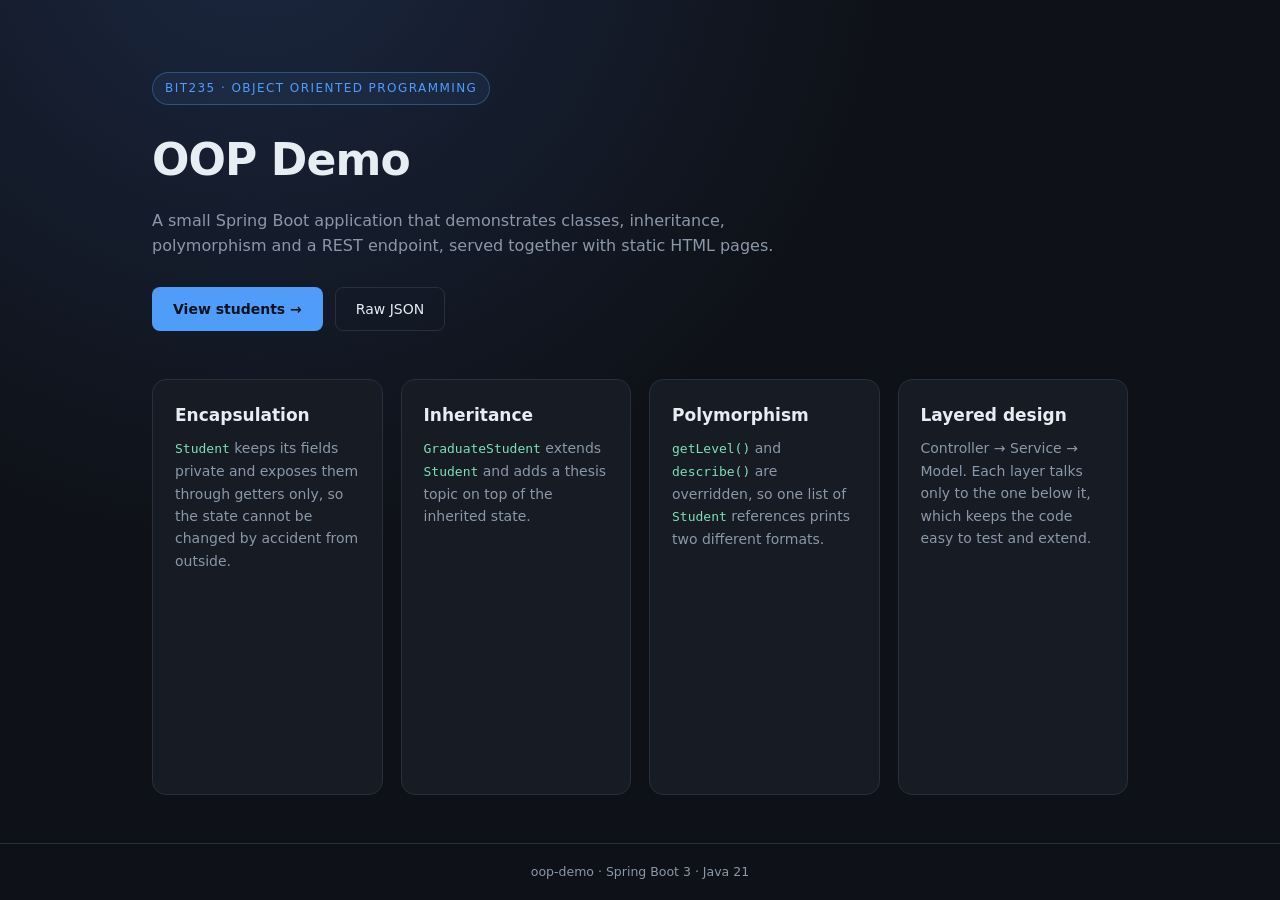
<file: src/main/resources/static/index.html>
<!DOCTYPE html>
<html lang="en">
<head>
    <meta charset="UTF-8">
    <meta name="viewport" content="width=device-width, initial-scale=1.0">
    <title>OOP Demo | Spring Boot</title>
    <link rel="stylesheet" href="style.css">
</head>
<body>
    <header class="hero">
        <span class="badge">BIT235 · Object Oriented Programming</span>
        <h1>OOP Demo</h1>
        <p>A small Spring Boot application that demonstrates classes, inheritance,
           polymorphism and a REST endpoint, served together with static HTML pages.</p>
        <div class="actions">
            <a class="btn primary" href="students.html">View students →</a>
            <a class="btn ghost" href="/api/students" target="_blank">Raw JSON</a>
        </div>
    </header>

    <main class="grid">
        <section class="card">
            <h2>Encapsulation</h2>
            <p><code>Student</code> keeps its fields private and exposes them through
               getters only, so the state cannot be changed by accident from outside.</p>
        </section>
        <section class="card">
            <h2>Inheritance</h2>
            <p><code>GraduateStudent</code> extends <code>Student</code> and adds a thesis
               topic on top of the inherited state.</p>
        </section>
        <section class="card">
            <h2>Polymorphism</h2>
            <p><code>getLevel()</code> and <code>describe()</code> are overridden, so one
               list of <code>Student</code> references prints two different formats.</p>
        </section>
        <section class="card">
            <h2>Layered design</h2>
            <p>Controller → Service → Model. Each layer talks only to the one below it,
               which keeps the code easy to test and extend.</p>
        </section>
    </main>

    <footer>
        <span>oop-demo · Spring Boot 3 · Java 21</span>
    </footer>
</body>
</html>
</file>
<file: src/main/resources/static/style.css>
:root {
    --bg: #0e1117;
    --panel: #161b24;
    --border: #26303f;
    --text: #e6edf3;
    --muted: #8b98a9;
    --accent: #4f9cf9;
}

* {
    box-sizing: border-box;
}

body {
    margin: 0;
    background: radial-gradient(circle at 20% -10%, #1b2740 0%, var(--bg) 45%);
    color: var(--text);
    font-family: "Segoe UI", system-ui, -apple-system, sans-serif;
    line-height: 1.6;
    min-height: 100vh;
    display: flex;
    flex-direction: column;
}

.hero {
    padding: 72px 32px 40px;
    max-width: 1040px;
    margin: 0 auto;
    width: 100%;
}

.hero.compact {
    padding: 56px 32px 24px;
}

.badge {
    display: inline-block;
    font-size: 12px;
    letter-spacing: .12em;
    text-transform: uppercase;
    color: var(--accent);
    border: 1px solid rgba(79, 156, 249, .35);
    background: rgba(79, 156, 249, .08);
    padding: 6px 12px;
    border-radius: 999px;
    margin-bottom: 20px;
}

h1 {
    font-size: 44px;
    margin: 0 0 12px;
    letter-spacing: -.02em;
}

.hero p {
    color: var(--muted);
    max-width: 640px;
    margin: 0;
}

.actions {
    display: flex;
    gap: 12px;
    margin-top: 28px;
}

.btn {
    display: inline-block;
    text-decoration: none;
    padding: 10px 20px;
    border-radius: 8px;
    font-size: 14px;
    border: 1px solid transparent;
    transition: transform .15s ease, background .15s ease;
}

.btn.primary {
    background: var(--accent);
    color: #06121f;
    font-weight: 600;
}

.btn.ghost {
    border-color: var(--border);
    color: var(--text);
}

.btn:hover {
    transform: translateY(-1px);
}

.back {
    color: var(--muted);
    text-decoration: none;
    font-size: 14px;
}

main {
    width: 100%;
    max-width: 1040px;
    margin: 0 auto;
    padding: 8px 32px 48px;
    flex: 1;
}

.grid {
    display: grid;
    grid-template-columns: repeat(auto-fit, minmax(230px, 1fr));
    gap: 18px;
}

.card {
    background: var(--panel);
    border: 1px solid var(--border);
    border-radius: 14px;
    padding: 22px;
}

.card h2 {
    font-size: 17px;
    margin: 0 0 8px;
}

.card p {
    color: var(--muted);
    font-size: 14px;
    margin: 0;
}

code {
    font-family: "Cascadia Code", Consolas, monospace;
    color: #7ee0b8;
    font-size: 13px;
}

.status {
    color: var(--muted);
    font-size: 13px;
    margin: 0 0 16px;
}

.status.error {
    color: #ff7b72;
}

.student .row {
    display: flex;
    justify-content: space-between;
    align-items: center;
    gap: 10px;
}

.tag {
    font-size: 11px;
    text-transform: uppercase;
    letter-spacing: .08em;
    color: var(--muted);
    border: 1px solid var(--border);
    border-radius: 999px;
    padding: 3px 10px;
}

.tag.grad {
    color: #7ee0b8;
    border-color: rgba(126, 224, 184, .4);
}

.meta {
    color: var(--muted);
    font-size: 13px;
    margin: 4px 0 12px !important;
}

.code {
    font-family: "Cascadia Code", Consolas, monospace;
    font-size: 12.5px;
    color: var(--accent);
}

footer {
    border-top: 1px solid var(--border);
    padding: 18px 32px;
    text-align: center;
    color: var(--muted);
    font-size: 12.5px;
}
</file>
